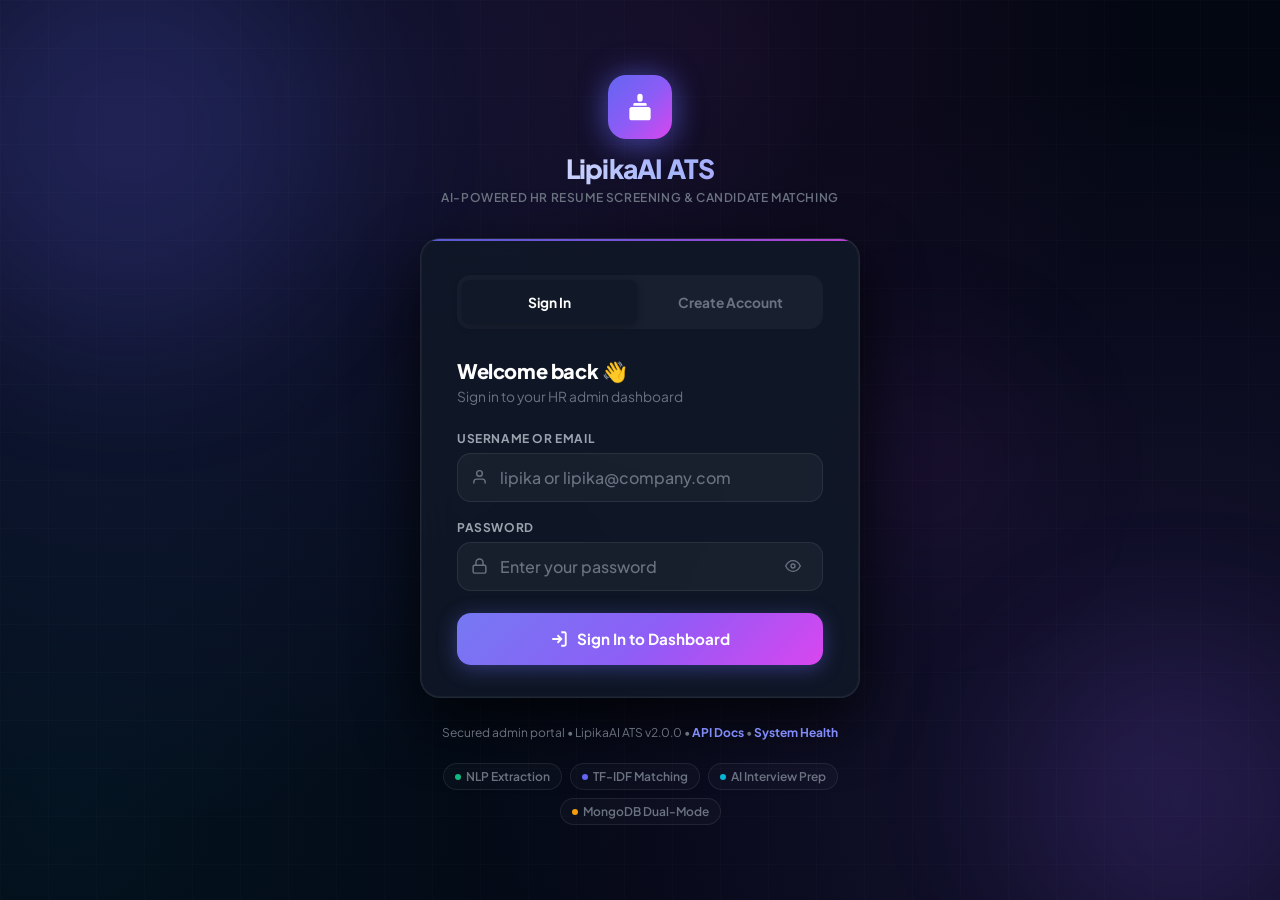
<file: static/login.html>
<!DOCTYPE html>
<html lang="en">
<head>
  <meta charset="UTF-8">
  <meta name="viewport" content="width=device-width, initial-scale=1.0, viewport-fit=cover">
  <meta name="description" content="Admin Login & Register — LipikaAI ATS Resume Screening & Candidate Matching System">
  <meta name="theme-color" content="#030712">
  <title>LipikaAI ATS • Admin Portal</title>
  <link rel="icon" href="data:image/svg+xml,<svg xmlns=%22http://www.w3.org/2000/svg%22 viewBox=%220 0 100 100%22><text y=%22.9em%22 font-size=%2290%22>🤖</text></svg>">
  <link rel="preconnect" href="https://fonts.googleapis.com">
  <link rel="preconnect" href="https://fonts.gstatic.com" crossorigin>
  <link rel="stylesheet" href="https://fonts.googleapis.com/css2?family=Plus+Jakarta+Sans:wght@400;500;600;700;800&display=swap">
  <style>
    /* ═══════════════════════════════════════════
       CSS CUSTOM PROPERTIES
    ═══════════════════════════════════════════ */
    :root {
      --bg-primary:    #030712;
      --bg-secondary:  #0b0f19;
      --bg-tertiary:   #111827;
      --bg-card:       rgba(17, 24, 39, 0.88);
      --border:        rgba(255, 255, 255, 0.08);
      --border-focus:  rgba(99, 102, 241, 0.55);
      --text-primary:  #f9fafb;
      --text-secondary:#9ca3af;
      --text-muted:    #6b7280;
      --accent:        #6366f1;
      --accent-2:      #8b5cf6;
      --gradient:      linear-gradient(135deg, #6366f1 0%, #8b5cf6 50%, #d946ef 100%);
      --glow:          0 0 32px rgba(99,102,241,0.4);
      --success:       #10b981;
      --danger:        #f43f5e;
      --font:          'Plus Jakarta Sans', -apple-system, BlinkMacSystemFont, sans-serif;
      --r-sm:  8px;
      --r-md:  14px;
      --r-lg:  20px;
      --r-full:9999px;
      --ease:  0.25s cubic-bezier(0.4, 0, 0.2, 1);
      --shadow:0 24px 60px rgba(0,0,0,0.7);

      /* Fluid sizes — clamp(min, preferred, max) */
      --fs-xs:   clamp(0.68rem, 1.8vw, 0.75rem);
      --fs-sm:   clamp(0.78rem, 2vw,   0.86rem);
      --fs-base: clamp(0.86rem, 2.2vw, 0.95rem);
      --fs-lg:   clamp(1.1rem,  3vw,   1.25rem);
      --fs-xl:   clamp(1.35rem, 4vw,   1.65rem);
    }

    /* ═══════════════════════════════════════════
       RESET & BASE
    ═══════════════════════════════════════════ */
    *, *::before, *::after { box-sizing: border-box; margin: 0; padding: 0; }

    html { -webkit-text-size-adjust: 100%; scroll-behavior: smooth; }

    body {
      font-family: var(--font);
      background-color: var(--bg-primary);
      color: var(--text-primary);
      min-height: 100vh;
      min-height: 100dvh; /* dynamic viewport for mobile */
      display: flex;
      flex-direction: column;
      align-items: center;
      justify-content: center;
      overflow-x: hidden;
      padding: env(safe-area-inset-top, 16px) env(safe-area-inset-right, 16px)
               env(safe-area-inset-bottom, 16px) env(safe-area-inset-left, 16px);
      background-color: var(--bg-primary);
      background-image:
        radial-gradient(circle at 10% 15%,  rgba(99,102,241,0.18) 0%, transparent 50%),
        radial-gradient(circle at 90% 85%,  rgba(139,92,246,0.14) 0%, transparent 50%),
        radial-gradient(circle at 55% 5%,   rgba(217,70,239,0.08) 0%, transparent 40%),
        radial-gradient(circle at 5%  90%,  rgba(6,182,212,0.07)  0%, transparent 40%);
      background-attachment: fixed;
    }

    /* Grid overlay */
    body::before {
      content: '';
      position: fixed;
      inset: 0;
      background-image:
        linear-gradient(rgba(255,255,255,0.015) 1px, transparent 1px),
        linear-gradient(90deg, rgba(255,255,255,0.015) 1px, transparent 1px);
      background-size: 48px 48px;
      pointer-events: none;
      z-index: 0;
    }

    /* ═══════════════════════════════════════════
       AMBIENT ORBS
    ═══════════════════════════════════════════ */
    .orb {
      position: fixed;
      border-radius: 50%;
      filter: blur(72px);
      pointer-events: none;
      z-index: 0;
      animation: float 8s ease-in-out infinite;
    }
    .orb-1 { width: clamp(180px,40vw,420px); height: clamp(180px,40vw,420px); background: rgba(99,102,241,0.14); top:-80px;  left:-80px;  animation-delay:0s; }
    .orb-2 { width: clamp(140px,30vw,320px); height: clamp(140px,30vw,320px); background: rgba(139,92,246,0.12); bottom:-60px; right:-60px; animation-delay:-3s; }
    .orb-3 { width: clamp(100px,20vw,200px); height: clamp(100px,20vw,200px); background: rgba(217,70,239,0.08); top:40%; right:20%; animation-delay:-6s; }

    @keyframes float {
      0%,100% { transform: translateY(0)    scale(1); }
      50%      { transform: translateY(-18px) scale(1.03); }
    }

    /* ═══════════════════════════════════════════
       LAYOUT WRAPPER
    ═══════════════════════════════════════════ */
    .auth-wrapper {
      position: relative;
      z-index: 10;
      width: 100%;
      max-width: 480px;
      padding: 16px;
    }

    /* ═══════════════════════════════════════════
       BRAND HEADER
    ═══════════════════════════════════════════ */
    .brand-header {
      text-align: center;
      margin-bottom: clamp(20px, 4vh, 32px);
      animation: slideDown 0.6s cubic-bezier(0.4,0,0.2,1) forwards;
    }

    @keyframes slideDown {
      from { opacity:0; transform:translateY(-16px); }
      to   { opacity:1; transform:translateY(0); }
    }

    .brand-logo {
      width:  clamp(48px, 12vw, 64px);
      height: clamp(48px, 12vw, 64px);
      border-radius: clamp(12px, 3vw, 18px);
      background: var(--gradient);
      display: inline-flex;
      align-items: center;
      justify-content: center;
      margin-bottom: 14px;
      box-shadow: var(--glow), 0 8px 32px rgba(99,102,241,0.35);
      animation: logoPulse 3s ease-in-out infinite;
    }

    @keyframes logoPulse {
      0%,100% { box-shadow: var(--glow), 0 8px 32px rgba(99,102,241,0.35); }
      50%     { box-shadow: 0 0 48px rgba(99,102,241,0.6), 0 8px 40px rgba(139,92,246,0.45); }
    }

    .brand-logo svg { width: clamp(22px,5vw,32px); height: clamp(22px,5vw,32px); fill:#fff; }

    .brand-name {
      font-size: var(--fs-xl);
      font-weight: 800;
      letter-spacing: -0.03em;
      background: linear-gradient(135deg, #ffffff 0%, #a5b4fc 60%, #c084fc 100%);
      -webkit-background-clip: text;
      background-clip: text;
      -webkit-text-fill-color: transparent;
      display: block;
      line-height: 1.2;
    }

    .brand-tagline {
      font-size: var(--fs-xs);
      color: var(--text-muted);
      font-weight: 600;
      letter-spacing: 0.05em;
      text-transform: uppercase;
      margin-top: 5px;
      line-height: 1.4;
    }

    /* ═══════════════════════════════════════════
       AUTH CARD
    ═══════════════════════════════════════════ */
    .auth-card {
      background: var(--bg-card);
      border: 1px solid var(--border);
      border-radius: var(--r-lg);
      padding: clamp(20px, 5vw, 36px) clamp(18px, 5vw, 36px) clamp(18px, 4vw, 32px);
      backdrop-filter: blur(24px);
      -webkit-backdrop-filter: blur(24px);
      box-shadow: var(--shadow), 0 0 0 1px rgba(255,255,255,0.04) inset;
      animation: cardSlide 0.55s cubic-bezier(0.4,0,0.2,1) 0.1s both;
      position: relative;
      overflow: hidden;
    }

    .auth-card::before {
      content: '';
      position: absolute;
      top:0; left:0; right:0;
      height: 2px;
      background: var(--gradient);
      opacity: 0.85;
    }

    @keyframes cardSlide {
      from { opacity:0; transform:translateY(20px) scale(0.98); }
      to   { opacity:1; transform:translateY(0)    scale(1); }
    }

    /* ═══════════════════════════════════════════
       TABS
    ═══════════════════════════════════════════ */
    .auth-tabs {
      display: grid;
      grid-template-columns: 1fr 1fr;
      gap: 6px;
      background: rgba(255,255,255,0.04);
      border-radius: var(--r-md);
      padding: 5px;
      margin-bottom: clamp(20px, 4vw, 30px);
    }

    .auth-tab-btn {
      padding: clamp(9px, 2.5vw, 11px) 10px;
      border: none;
      border-radius: var(--r-sm);
      background: transparent;
      color: var(--text-muted);
      font-family: inherit;
      font-size: var(--fs-sm);
      font-weight: 700;
      cursor: pointer;
      transition: var(--ease);
      /* Minimum tap target 44px */
      min-height: 44px;
      touch-action: manipulation;
    }

    .auth-tab-btn.active {
      background: var(--bg-tertiary);
      color: #fff;
      box-shadow: 0 2px 8px rgba(0,0,0,0.3);
    }

    .auth-tab-btn:hover:not(.active) {
      color: var(--text-secondary);
      background: rgba(255,255,255,0.04);
    }

    /* ═══════════════════════════════════════════
       PANELS
    ═══════════════════════════════════════════ */
    .auth-panel { display: none; }
    .auth-panel.active {
      display: block;
      animation: panelFade 0.22s ease forwards;
    }

    @keyframes panelFade {
      from { opacity:0; transform:translateX(5px); }
      to   { opacity:1; transform:translateX(0); }
    }

    .panel-header { margin-bottom: clamp(16px, 3vw, 24px); }
    .panel-title  { font-size: var(--fs-lg); font-weight:800; color:#fff; letter-spacing:-0.02em; line-height:1.2; }
    .panel-subtitle { font-size: var(--fs-sm); color: var(--text-muted); margin-top:4px; line-height:1.4; }

    /* ═══════════════════════════════════════════
       FORM ELEMENTS
    ═══════════════════════════════════════════ */
    .form-group { margin-bottom: clamp(14px, 3vw, 18px); }
    .form-group:last-of-type { margin-bottom: clamp(18px, 4vw, 22px); }

    .form-label {
      display: block;
      font-size: var(--fs-xs);
      font-weight: 700;
      color: var(--text-secondary);
      text-transform: uppercase;
      letter-spacing: 0.05em;
      margin-bottom: 7px;
    }

    .input-wrapper { position: relative; }

    .input-icon {
      position: absolute;
      left: 14px;
      top: 50%;
      transform: translateY(-50%);
      width: 17px; height: 17px;
      stroke: var(--text-muted);
      stroke-width: 2;
      fill: none;
      transition: stroke var(--ease);
      pointer-events: none;
    }

    .form-input {
      width: 100%;
      padding: clamp(11px, 3vw, 13px) 14px clamp(11px, 3vw, 13px) 42px;
      background: rgba(255,255,255,0.04);
      border: 1px solid var(--border);
      border-radius: var(--r-md);
      color: var(--text-primary);
      font-family: inherit;
      font-size: max(16px, var(--fs-base)); /* ≥16px prevents iOS zoom */
      font-weight: 500;
      transition: var(--ease);
      outline: none;
      -webkit-appearance: none;
      appearance: none;
      /* Minimum touch height */
      min-height: 48px;
    }

    .form-input::placeholder { color: var(--text-muted); }

    .form-input:focus {
      border-color: var(--accent);
      background: rgba(99,102,241,0.06);
      box-shadow: 0 0 0 3px rgba(99,102,241,0.18);
    }

    .input-wrapper:focus-within .input-icon { stroke: var(--accent); }

    /* Two-column grid — collapses to single on small screens */
    .form-row {
      display: grid;
      grid-template-columns: 1fr 1fr;
      gap: clamp(10px, 3vw, 14px);
    }

    /* Password eye toggle */
    .toggle-pw {
      position: absolute;
      right: 12px;
      top: 50%;
      transform: translateY(-50%);
      background: none;
      border: none;
      cursor: pointer;
      color: var(--text-muted);
      padding: 8px;
      display: flex;
      align-items: center;
      justify-content: center;
      transition: color 0.15s;
      touch-action: manipulation;
      /* Tap target */
      min-width: 36px;
      min-height: 36px;
    }

    .toggle-pw:hover { color: var(--text-secondary); }
    .toggle-pw svg { width:16px; height:16px; stroke:currentColor; stroke-width:2; fill:none; }

    /* ═══════════════════════════════════════════
       SUBMIT BUTTON
    ═══════════════════════════════════════════ */
    .btn-auth {
      width: 100%;
      padding: clamp(13px, 3.5vw, 15px);
      background: var(--gradient);
      color: #fff;
      border: none;
      border-radius: var(--r-md);
      font-family: inherit;
      font-size: var(--fs-base);
      font-weight: 700;
      cursor: pointer;
      transition: var(--ease);
      box-shadow: 0 4px 20px rgba(99,102,241,0.4);
      display: flex;
      align-items: center;
      justify-content: center;
      gap: 9px;
      position: relative;
      overflow: hidden;
      touch-action: manipulation;
      min-height: 52px;
    }

    .btn-auth::after {
      content: '';
      position: absolute;
      inset: 0;
      background: linear-gradient(135deg, rgba(255,255,255,0.12) 0%, transparent 60%);
      border-radius: inherit;
    }

    .btn-auth:hover:not(:disabled) { transform:translateY(-2px); box-shadow:0 8px 30px rgba(99,102,241,0.55); }
    .btn-auth:active:not(:disabled) { transform:translateY(0); }
    .btn-auth:disabled { opacity:0.6; cursor:not-allowed; transform:none; }
    .btn-auth svg { width:18px; height:18px; stroke:#fff; stroke-width:2.5; fill:none; flex-shrink:0; }

    .spinner {
      width:18px; height:18px;
      border:2.5px solid rgba(255,255,255,0.3);
      border-top-color:#fff;
      border-radius:50%;
      animation:spin 0.7s linear infinite;
      display:none; flex-shrink:0;
    }

    .btn-auth.loading .spinner  { display:block; }
    .btn-auth.loading .btn-label { display:none; }
    .btn-auth.loading .btn-icon  { display:none; }

    @keyframes spin { to { transform:rotate(360deg); } }

    /* ═══════════════════════════════════════════
       ALERTS
    ═══════════════════════════════════════════ */
    .alert {
      display: none;
      align-items: flex-start;
      gap: 10px;
      padding: clamp(10px, 3vw, 13px) clamp(12px, 3vw, 16px);
      border-radius: var(--r-md);
      font-size: var(--fs-sm);
      font-weight: 600;
      margin-bottom: clamp(14px, 3vw, 20px);
      animation: alertPop 0.2s ease;
      line-height: 1.45;
    }

    @keyframes alertPop {
      from { opacity:0; transform:scale(0.97); }
      to   { opacity:1; transform:scale(1); }
    }

    .alert.show { display:flex; }

    .alert-error   { background:rgba(244,63,94,0.12); border:1px solid rgba(244,63,94,0.3);  color:#fda4af; }
    .alert-success { background:rgba(16,185,129,0.12); border:1px solid rgba(16,185,129,0.3); color:#6ee7b7; }

    .alert svg { width:17px; height:17px; stroke:currentColor; stroke-width:2.5; fill:none; flex-shrink:0; margin-top:2px; }

    /* ═══════════════════════════════════════════
       DIVIDER
    ═══════════════════════════════════════════ */
    .divider {
      display: flex;
      align-items: center;
      gap: 10px;
      margin: clamp(16px, 3vw, 22px) 0;
      color: var(--text-muted);
      font-size: var(--fs-xs);
      font-weight: 700;
      letter-spacing: 0.04em;
      white-space: nowrap;
    }

    .divider::before, .divider::after { content:''; flex:1; height:1px; background:var(--border); }

    /* ═══════════════════════════════════════════
       DEMO BAR
    ═══════════════════════════════════════════ */
    .demo-bar {
      background: rgba(255,255,255,0.03);
      border: 1px solid var(--border);
      border-radius: var(--r-md);
      padding: clamp(10px, 2.5vw, 13px) clamp(12px, 3vw, 16px);
      display: flex;
      align-items: center;
      justify-content: space-between;
      flex-wrap: wrap;
      gap: 10px;
      font-size: var(--fs-xs);
    }

    .demo-bar-label { color:var(--text-muted); font-weight:700; text-transform:uppercase; letter-spacing:0.04em; }
    .demo-creds { display:flex; gap:8px; flex-wrap:wrap; }

    .demo-chip {
      background: rgba(99,102,241,0.12);
      border: 1px solid rgba(99,102,241,0.25);
      color: #a5b4fc;
      padding: 5px 12px;
      border-radius: var(--r-full);
      font-weight: 700;
      cursor: pointer;
      transition: var(--ease);
      font-size: var(--fs-xs);
      touch-action: manipulation;
      min-height: 36px;
      display: inline-flex;
      align-items: center;
    }

    .demo-chip:hover { background:rgba(99,102,241,0.22); border-color:rgba(99,102,241,0.5); }
    .demo-chip:active { transform:scale(0.97); }

    /* ═══════════════════════════════════════════
       PASSWORD STRENGTH
    ═══════════════════════════════════════════ */
    .pw-strength {
      margin-top: 7px;
      height: 4px;
      border-radius: 99px;
      background: rgba(255,255,255,0.06);
      overflow: hidden;
    }

    .pw-strength-bar {
      height: 100%;
      border-radius: 99px;
      width: 0%;
      transition: width 0.35s ease, background 0.35s ease;
    }

    .pw-hint { font-size:var(--fs-xs); color:var(--text-muted); margin-top:5px; line-height:1.4; }

    /* ═══════════════════════════════════════════
       FOOTER & PILLS
    ═══════════════════════════════════════════ */
    .auth-footer {
      margin-top: clamp(16px, 3vh, 24px);
      text-align: center;
      font-size: var(--fs-xs);
      color: var(--text-muted);
      line-height: 1.8;
      animation: cardSlide 0.55s cubic-bezier(0.4,0,0.2,1) 0.2s both;
    }

    .auth-footer a { color:#818cf8; text-decoration:none; font-weight:700; }
    .auth-footer a:hover { text-decoration:underline; }

    .feature-pills {
      display: flex;
      align-items: center;
      justify-content: center;
      gap: 8px;
      flex-wrap: wrap;
      margin-top: clamp(14px, 2.5vh, 20px);
      animation: cardSlide 0.55s cubic-bezier(0.4,0,0.2,1) 0.3s both;
    }

    .feature-pill {
      display: inline-flex;
      align-items: center;
      gap: 5px;
      padding: 5px 11px;
      border-radius: var(--r-full);
      border: 1px solid var(--border);
      background: rgba(255,255,255,0.025);
      font-size: var(--fs-xs);
      color: var(--text-muted);
      font-weight: 600;
    }

    .feature-pill-dot { width:6px; height:6px; border-radius:50%; flex-shrink:0; }

    /* ═══════════════════════════════════════════
       SCROLLBAR
    ═══════════════════════════════════════════ */
    ::-webkit-scrollbar { width:5px; }
    ::-webkit-scrollbar-track { background:transparent; }
    ::-webkit-scrollbar-thumb { background:var(--bg-tertiary); border-radius:99px; }

    /* ═══════════════════════════════════════════
       RESPONSIVE BREAKPOINTS
    ═══════════════════════════════════════════ */

    /* ── Mobile small (< 400px) ── */
    @media (max-width: 400px) {
      .auth-wrapper { padding: 12px; }

      .auth-card { border-radius: var(--r-md); }

      .form-row {
        grid-template-columns: 1fr; /* stack fields vertically */
      }

      .brand-tagline {
        font-size: 0.65rem;
        letter-spacing: 0.02em;
      }

      .divider { font-size: 0.65rem; }

      .feature-pills { gap: 6px; }
      .feature-pill  { padding: 4px 9px; font-size: 0.65rem; }

      .demo-bar { flex-direction: column; align-items: flex-start; }
    }

    /* ── Mobile (400px – 599px) ── */
    @media (min-width: 400px) and (max-width: 599px) {
      .form-row { grid-template-columns: 1fr; }
    }

    /* ── Tablet (600px – 1023px) ── */
    @media (min-width: 600px) and (max-width: 1023px) {
      .auth-wrapper { max-width: 520px; padding: 24px; }

      .form-row { grid-template-columns: 1fr 1fr; }
    }

    /* ── Desktop / Large (≥ 1024px) ── */
    @media (min-width: 1024px) {
      .auth-wrapper { padding: 20px; }

      .form-row { grid-template-columns: 1fr 1fr; }

      .btn-auth:hover:not(:disabled) { transform: translateY(-2px); }
    }

    /* ── Very tall phones — landscape ── */
    @media (max-height: 600px) and (orientation: landscape) {
      .brand-header { margin-bottom: 12px; }
      .brand-logo   { width:42px; height:42px; margin-bottom:8px; }
      .auth-card    { padding: 16px; }
      .auth-tabs    { margin-bottom: 14px; }
      .form-group   { margin-bottom: 12px; }
      .panel-header { margin-bottom: 12px; }
      .divider      { margin: 12px 0; }
      .auth-footer  { margin-top: 10px; }
      .feature-pills { margin-top: 10px; }
      .orb          { display: none; } /* hide orbs in landscape to save space */
    }

    /* ── Reduced motion ── */
    @media (prefers-reduced-motion: reduce) {
      *, *::before, *::after {
        animation-duration: 0.01ms !important;
        animation-iteration-count: 1 !important;
        transition-duration: 0.01ms !important;
      }
      .orb { animation: none; }
    }

    /* ── High-contrast / dark mode safety ── */
    @media (forced-colors: active) {
      .auth-card  { border: 2px solid ButtonText; }
      .form-input { border: 1px solid ButtonText; }
      .btn-auth   { background: ButtonText; color: ButtonFace; }
    }
  </style>
</head>

<body>
  <!-- Ambient orbs (hidden on landscape mobile via media query) -->
  <div class="orb orb-1" aria-hidden="true"></div>
  <div class="orb orb-2" aria-hidden="true"></div>
  <div class="orb orb-3" aria-hidden="true"></div>

  <div class="auth-wrapper">

    <!-- ── Brand Header ── -->
    <header class="brand-header">
      <div class="brand-logo" aria-hidden="true">
        <svg viewBox="0 0 24 24"><path d="M12 2a2 2 0 0 1 2 2v2a2 2 0 0 1-2 2 2 2 0 0 1-2-2V4a2 2 0 0 1 2-2zM4 14a2 2 0 0 1 2-2h12a2 2 0 0 1 2 2v6a2 2 0 0 1-2 2H6a2 2 0 0 1-2-2v-6zm3-4a1 1 0 0 1 1-1h8a1 1 0 0 1 1 1v1H7v-1z"/></svg>
      </div>
      <span class="brand-name">LipikaAI ATS</span>
      <p class="brand-tagline">AI-Powered HR Resume Screening &amp; Candidate Matching</p>
    </header>

    <!-- ── Auth Card ── -->
    <main class="auth-card" id="auth-card">

      <!-- Tab Switcher -->
      <div class="auth-tabs" role="tablist" aria-label="Authentication mode">
        <button class="auth-tab-btn active" id="tab-login-btn"
                role="tab" aria-selected="true" aria-controls="panel-login"
                onclick="switchTab('login')">Sign In</button>
        <button class="auth-tab-btn" id="tab-register-btn"
                role="tab" aria-selected="false" aria-controls="panel-register"
                onclick="switchTab('register')">Create Account</button>
      </div>

      <!-- ─── LOGIN PANEL ─── -->
      <div class="auth-panel active" id="panel-login" role="tabpanel" aria-labelledby="tab-login-btn">
        <div class="panel-header">
          <div class="panel-title">Welcome back 👋</div>
          <div class="panel-subtitle">Sign in to your HR admin dashboard</div>
        </div>

        <div class="alert alert-error" id="login-alert" role="alert">
          <svg viewBox="0 0 24 24" aria-hidden="true"><circle cx="12" cy="12" r="10"/><line x1="12" y1="8" x2="12" y2="12"/><line x1="12" y1="16" x2="12.01" y2="16"/></svg>
          <span id="login-alert-msg">Invalid credentials</span>
        </div>

        <form id="form-login" novalidate>
          <div class="form-group">
            <label class="form-label" for="login-username">Username or Email</label>
            <div class="input-wrapper">
              <input type="text" class="form-input" id="login-username"
                     placeholder="lipika or lipika@company.com"
                     autocomplete="username" autocapitalize="none"
                     spellcheck="false" required>
              <svg class="input-icon" viewBox="0 0 24 24" aria-hidden="true"><path d="M20 21v-2a4 4 0 0 0-4-4H8a4 4 0 0 0-4 4v2"/><circle cx="12" cy="7" r="4"/></svg>
            </div>
          </div>

          <div class="form-group">
            <label class="form-label" for="login-password">Password</label>
            <div class="input-wrapper">
              <input type="password" class="form-input" id="login-password"
                     placeholder="Enter your password"
                     autocomplete="current-password" required
                     style="padding-right:50px;">
              <svg class="input-icon" viewBox="0 0 24 24" aria-hidden="true"><rect x="3" y="11" width="18" height="11" rx="2" ry="2"/><path d="M7 11V7a5 5 0 0 1 10 0v4"/></svg>
              <button type="button" class="toggle-pw" onclick="togglePw('login-password',this)"
                      aria-label="Show or hide password">
                <svg viewBox="0 0 24 24" aria-hidden="true"><path d="M1 12s4-8 11-8 11 8 11 8-4 8-11 8-11-8-11-8z"/><circle cx="12" cy="12" r="3"/></svg>
              </button>
            </div>
          </div>

          <button type="submit" class="btn-auth" id="btn-login">
            <span class="spinner" aria-hidden="true"></span>
            <svg class="btn-icon" viewBox="0 0 24 24" aria-hidden="true"><path d="M15 3h4a2 2 0 0 1 2 2v14a2 2 0 0 1-2 2h-4"/><polyline points="10 17 15 12 10 7"/><line x1="15" y1="12" x2="3" y2="12"/></svg>
            <span class="btn-label">Sign In to Dashboard</span>
          </button>
        </form>

      </div>

      <!-- ─── REGISTER PANEL ─── -->
      <div class="auth-panel" id="panel-register" role="tabpanel" aria-labelledby="tab-register-btn">
        <div class="panel-header">
          <div class="panel-title">Create HR Account</div>
          <div class="panel-subtitle">Set up your admin profile to access the ATS dashboard</div>
        </div>

        <div class="alert alert-error" id="register-alert" role="alert">
          <svg viewBox="0 0 24 24" aria-hidden="true"><circle cx="12" cy="12" r="10"/><line x1="12" y1="8" x2="12" y2="12"/><line x1="12" y1="16" x2="12.01" y2="16"/></svg>
          <span id="register-alert-msg">Registration failed</span>
        </div>
        <div class="alert alert-success" id="register-success" role="status">
          <svg viewBox="0 0 24 24" aria-hidden="true"><path d="M22 11.08V12a10 10 0 1 1-5.93-9.14"/><polyline points="22 4 12 14.01 9 11.01"/></svg>
          <span>Account created! Redirecting to dashboard...</span>
        </div>

        <form id="form-register" novalidate>
          <!-- Full name -->
          <div class="form-group">
            <label class="form-label" for="reg-name">Full Name *</label>
            <div class="input-wrapper">
              <input type="text" class="form-input" id="reg-name"
                     placeholder="e.g. Lipika Murmu"
                     autocomplete="name" autocapitalize="words" required>
              <svg class="input-icon" viewBox="0 0 24 24" aria-hidden="true"><path d="M20 21v-2a4 4 0 0 0-4-4H8a4 4 0 0 0-4 4v2"/><circle cx="12" cy="7" r="4"/></svg>
            </div>
          </div>

          <!-- Username + Email row (collapses on mobile) -->
          <div class="form-row">
            <div class="form-group">
              <label class="form-label" for="reg-username">Username *</label>
              <div class="input-wrapper">
                <input type="text" class="form-input" id="reg-username"
                       placeholder="lipika" autocomplete="username"
                       autocapitalize="none" spellcheck="false" required>
                <svg class="input-icon" viewBox="0 0 24 24" aria-hidden="true"><circle cx="12" cy="12" r="4"/><path d="M16 8v5a3 3 0 0 0 6 0v-1a10 10 0 1 0-3.92 7.94"/></svg>
              </div>
            </div>
            <div class="form-group">
              <label class="form-label" for="reg-email">Email *</label>
              <div class="input-wrapper">
                <input type="email" class="form-input" id="reg-email"
                       placeholder="you@company.com"
                       autocomplete="email" required>
                <svg class="input-icon" viewBox="0 0 24 24" aria-hidden="true"><path d="M4 4h16c1.1 0 2 .9 2 2v12c0 1.1-.9 2-2 2H4c-1.1 0-2-.9-2-2V6c0-1.1.9-2 2-2z"/><polyline points="22,6 12,13 2,6"/></svg>
              </div>
            </div>
          </div>

          <!-- Role + Department row (collapses on mobile) -->
          <div class="form-row">
            <div class="form-group">
              <label class="form-label" for="reg-role">Job Role</label>
              <div class="input-wrapper">
                <input type="text" class="form-input" id="reg-role"
                       placeholder="Lead Recruiter" value="Technical Recruiter"
                       autocomplete="organization-title">
                <svg class="input-icon" viewBox="0 0 24 24" aria-hidden="true"><rect x="2" y="7" width="20" height="14" rx="2" ry="2"/><path d="M16 21V5a2 2 0 0 0-2-2h-4a2 2 0 0 0-2 2v16"/></svg>
              </div>
            </div>
            <div class="form-group">
              <label class="form-label" for="reg-dept">Department</label>
              <div class="input-wrapper">
                <input type="text" class="form-input" id="reg-dept"
                       placeholder="Human Resources" value="Human Resources"
                       autocomplete="organization">
                <svg class="input-icon" viewBox="0 0 24 24" aria-hidden="true"><path d="M17 21v-2a4 4 0 0 0-4-4H5a4 4 0 0 0-4 4v2"/><circle cx="9" cy="7" r="4"/><path d="M23 21v-2a4 4 0 0 0-3-3.87"/><path d="M16 3.13a4 4 0 0 1 0 7.75"/></svg>
              </div>
            </div>
          </div>

          <!-- Password -->
          <div class="form-group">
            <label class="form-label" for="reg-password">Password *</label>
            <div class="input-wrapper">
              <input type="password" class="form-input" id="reg-password"
                     placeholder="Create a strong password"
                     autocomplete="new-password" required
                     oninput="checkPwStrength(this.value)"
                     style="padding-right:50px;">
              <svg class="input-icon" viewBox="0 0 24 24" aria-hidden="true"><rect x="3" y="11" width="18" height="11" rx="2" ry="2"/><path d="M7 11V7a5 5 0 0 1 10 0v4"/></svg>
              <button type="button" class="toggle-pw" onclick="togglePw('reg-password',this)"
                      aria-label="Show or hide password">
                <svg viewBox="0 0 24 24" aria-hidden="true"><path d="M1 12s4-8 11-8 11 8 11 8-4 8-11 8-11-8-11-8z"/><circle cx="12" cy="12" r="3"/></svg>
              </button>
            </div>
            <div class="pw-strength" role="progressbar" aria-valuemin="0" aria-valuemax="100" aria-valuenow="0" id="pw-strength-bar-wrapper">
              <div class="pw-strength-bar" id="pw-strength-bar"></div>
            </div>
            <div class="pw-hint" id="pw-hint" aria-live="polite">Enter a password to see strength</div>
          </div>

          <button type="submit" class="btn-auth" id="btn-register">
            <span class="spinner" aria-hidden="true"></span>
            <svg class="btn-icon" viewBox="0 0 24 24" aria-hidden="true"><path d="M16 21v-2a4 4 0 0 0-4-4H5a4 4 0 0 0-4 4v2"/><circle cx="8.5" cy="7" r="4"/><line x1="20" y1="8" x2="20" y2="14"/><line x1="23" y1="11" x2="17" y2="11"/></svg>
            <span class="btn-label">Create Account &amp; Sign In</span>
          </button>
        </form>
      </div>

    </main><!-- /auth-card -->

    <!-- Footer -->
    <footer class="auth-footer">
      Secured admin portal &bull; LipikaAI ATS v2.0.0 &bull;
      <a href="/docs" target="_blank" rel="noopener">API Docs</a> &bull;
      <a href="/health" target="_blank" rel="noopener">System Health</a>
    </footer>

    <!-- Feature pills -->
    <div class="feature-pills" aria-hidden="true">
      <span class="feature-pill"><span class="feature-pill-dot" style="background:#10b981;"></span>NLP Extraction</span>
      <span class="feature-pill"><span class="feature-pill-dot" style="background:#6366f1;"></span>TF-IDF Matching</span>
      <span class="feature-pill"><span class="feature-pill-dot" style="background:#06b6d4;"></span>AI Interview Prep</span>
      <span class="feature-pill"><span class="feature-pill-dot" style="background:#f59e0b;"></span>MongoDB Dual-Mode</span>
    </div>

  </div><!-- /auth-wrapper -->

  <script>
    /* ── Tab Switching ── */
    function switchTab(tab) {
      document.querySelectorAll('.auth-tab-btn').forEach(function(b) {
        b.classList.remove('active');
        b.setAttribute('aria-selected', 'false');
      });
      document.querySelectorAll('.auth-panel').forEach(function(p) { p.classList.remove('active'); });
      var btn = document.getElementById('tab-' + tab + '-btn');
      var panel = document.getElementById('panel-' + tab);
      if (btn)   { btn.classList.add('active');   btn.setAttribute('aria-selected', 'true'); }
      if (panel) { panel.classList.add('active'); }
      hideAlerts();
      // Scroll to top of card on mobile
      document.getElementById('auth-card').scrollIntoView({ behavior: 'smooth', block: 'nearest' });
    }

    /* ── Alerts ── */
    function showAlert(id, msg, type) {
      type = type || 'error';
      var el    = document.getElementById(id);
      var msgEl = document.getElementById(id + '-msg');
      if (msgEl) msgEl.textContent = msg;
      el.className = 'alert alert-' + type + ' show';
    }

    function hideAlerts() {
      document.querySelectorAll('.alert').forEach(function(a) { a.classList.remove('show'); });
    }

    /* ── Password toggle ── */
    function togglePw(inputId, btn) {
      var input = document.getElementById(inputId);
      var isHidden = input.type === 'password';
      input.type = isHidden ? 'text' : 'password';
      btn.setAttribute('aria-label', isHidden ? 'Hide password' : 'Show password');
      btn.querySelector('svg').innerHTML = isHidden
        ? '<path d="M17.94 17.94A10.07 10.07 0 0 1 12 20c-7 0-11-8-11-8a18.45 18.45 0 0 1 5.06-5.94M9.9 4.24A9.12 9.12 0 0 1 12 4c7 0 11 8 11 8a18.5 18.5 0 0 1-2.16 3.19m-6.72-1.07a3 3 0 1 1-4.24-4.24"/><line x1="1" y1="1" x2="23" y2="23"/>'
        : '<path d="M1 12s4-8 11-8 11 8 11 8-4 8-11 8-11-8-11-8z"/><circle cx="12" cy="12" r="3"/>';
    }

    /* ── Password strength ── */
    function checkPwStrength(pw) {
      var bar     = document.getElementById('pw-strength-bar');
      var wrapper = document.getElementById('pw-strength-bar-wrapper');
      var hint    = document.getElementById('pw-hint');
      if (!pw) {
        bar.style.width = '0%';
        hint.textContent = 'Enter a password to see strength';
        hint.style.color = '';
        wrapper.setAttribute('aria-valuenow', '0');
        return;
      }
      var score = 0;
      if (pw.length >= 6)          score++;
      if (pw.length >= 10)         score++;
      if (/[A-Z]/.test(pw))        score++;
      if (/[0-9]/.test(pw))        score++;
      if (/[^a-zA-Z0-9]/.test(pw)) score++;
      var levels = [
        { pct:'20%',  val:20,  color:'#f43f5e', label:'Very Weak' },
        { pct:'40%',  val:40,  color:'#f97316', label:'Weak' },
        { pct:'60%',  val:60,  color:'#f59e0b', label:'Fair' },
        { pct:'80%',  val:80,  color:'#10b981', label:'Strong' },
        { pct:'100%', val:100, color:'#06b6d4', label:'Excellent' }
      ];
      var level = levels[Math.min(score - 1, 4)];
      bar.style.width      = level.pct;
      bar.style.background = level.color;
      hint.textContent     = 'Password strength: ' + level.label;
      hint.style.color     = level.color;
      wrapper.setAttribute('aria-valuenow', level.val);
    }


    /* ── Loading state ── */
    function setLoading(btnId, loading) {
      var btn = document.getElementById(btnId);
      btn.disabled = loading;
      btn.classList[loading ? 'add' : 'remove']('loading');
    }

    /* ── Session ── */
    function saveSession(user) {
      try { sessionStorage.setItem('ats_user', JSON.stringify(user)); } catch(e) {}
    }

    /* ── Redirect ── */
    function redirectToDashboard() {
      var card = document.getElementById('auth-card');
      card.style.transition = 'opacity 0.4s ease, transform 0.4s ease';
      card.style.opacity = '0';
      card.style.transform = 'scale(0.97)';
      setTimeout(function() { window.location.href = '/'; }, 400);
    }

    /* ── Login submit ── */
    document.getElementById('form-login').addEventListener('submit', async function(e) {
      e.preventDefault();
      hideAlerts();
      var username = document.getElementById('login-username').value.trim();
      var password = document.getElementById('login-password').value;
      if (!username || !password) {
        showAlert('login-alert', 'Please fill in all fields.');
        return;
      }
      setLoading('btn-login', true);
      try {
        var res  = await fetch('/api/auth/login', {
          method: 'POST',
          headers: { 'Content-Type': 'application/json' },
          body: JSON.stringify({ username: username, password: password })
        });
        var data = await res.json();
        if (!res.ok) {
          showAlert('login-alert', data.detail || 'Invalid username or password.');
          return;
        }
        saveSession(data);
        redirectToDashboard();
      } catch (err) {
        showAlert('login-alert', 'Connection error. Is the server running?');
      } finally {
        setLoading('btn-login', false);
      }
    });

    /* ── Register submit ── */
    document.getElementById('form-register').addEventListener('submit', async function(e) {
      e.preventDefault();
      hideAlerts();
      var name     = document.getElementById('reg-name').value.trim();
      var username = document.getElementById('reg-username').value.trim();
      var email    = document.getElementById('reg-email').value.trim();
      var role     = document.getElementById('reg-role').value.trim();
      var dept     = document.getElementById('reg-dept').value.trim();
      var password = document.getElementById('reg-password').value;

      if (!name || !username || !email || !password) {
        showAlert('register-alert', 'Please fill in all required fields.');
        return;
      }
      if (username.length < 3) {
        showAlert('register-alert', 'Username must be at least 3 characters.');
        return;
      }
      if (password.length < 6) {
        showAlert('register-alert', 'Password must be at least 6 characters.');
        return;
      }
      if (!/^[^\s@]+@[^\s@]+\.[^\s@]+$/.test(email)) {
        showAlert('register-alert', 'Please enter a valid email address.');
        return;
      }
      setLoading('btn-register', true);
      try {
        var res  = await fetch('/api/auth/register', {
          method: 'POST',
          headers: { 'Content-Type': 'application/json' },
          body: JSON.stringify({ name:name, username:username, email:email, password:password, role:role, department:dept })
        });
        var data = await res.json();
        if (!res.ok) {
          showAlert('register-alert', data.detail || 'Registration failed. Try a different username.');
          return;
        }
        document.getElementById('register-success').classList.add('show');
        saveSession(data);
        setTimeout(redirectToDashboard, 1400);
      } catch (err) {
        showAlert('register-alert', 'Connection error. Is the server running?');
      } finally {
        setLoading('btn-register', false);
      }
    });

    /* ── Skip if already logged in ── */
    try {
      if (sessionStorage.getItem('ats_user')) window.location.href = '/';
    } catch(e) {}
  </script>
</body>
</html>
</file>
